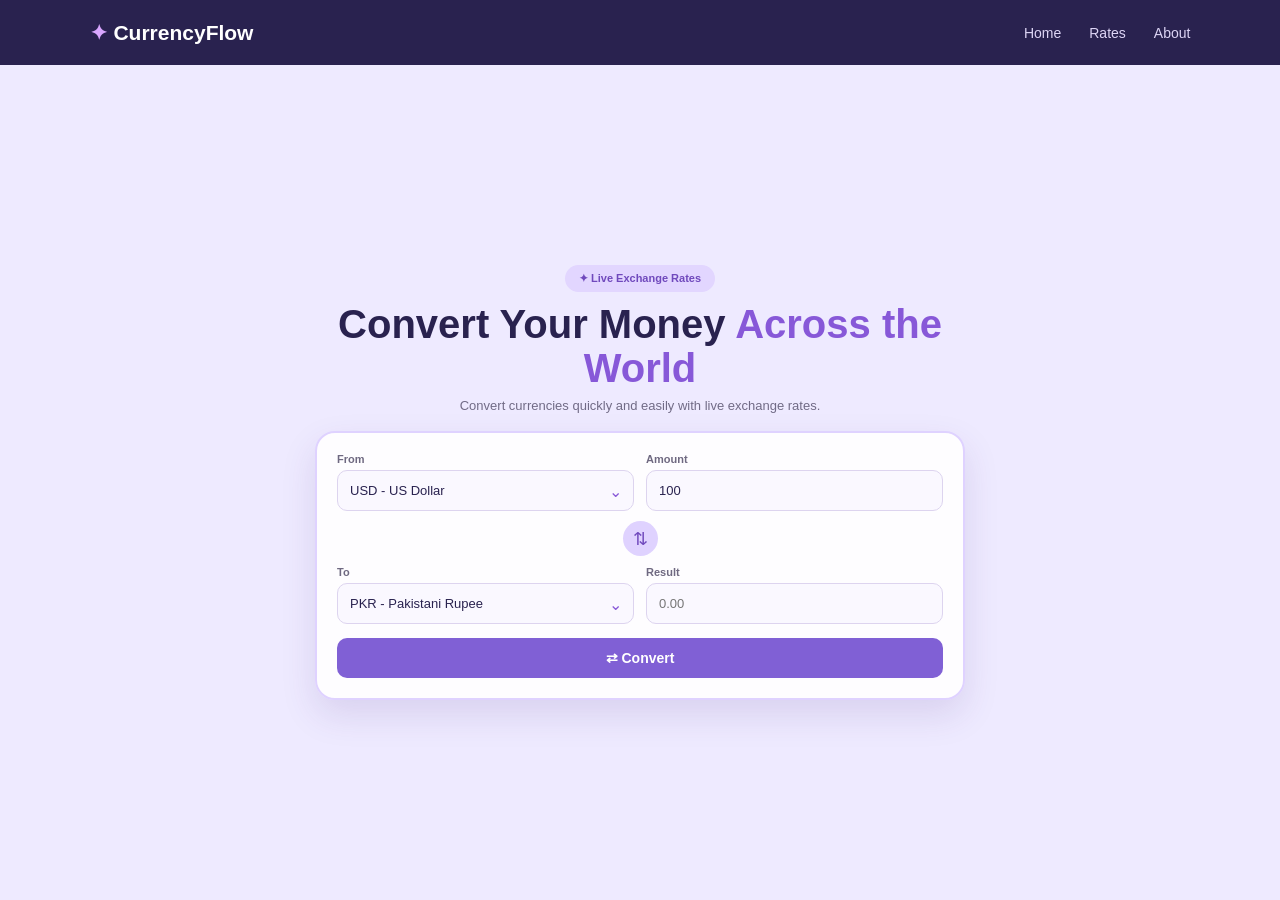
<file: index.html>
<!DOCTYPE html>
<html lang="en">
<head>
    <meta charset="UTF-8">
    <meta name="viewport" content="width=device-width, initial-scale=1.0">
    <title>Currency Converter</title>
    <link rel="stylesheet" href="style.css">
</head>
<body>
    <!-- Navbar -->
    <header class="navbar">
        <div class="logo">
            <span>✦</span> CurrencyFlow
        </div>
        <nav>
            <a href="index.html">Home</a>
            <a href="rates.html">Rates</a>
            <a href="about.html">About</a>
        </nav>
    </header>
    <!-- Hero Section -->
    <section class="hero">
        <div class="hero-content">
            <p class="small-title">✦ Live Exchange Rates</p>
            <h1>
                Convert Your Money
                <span>Across the World</span>
            </h1>
            <p class="description">
                Convert currencies quickly and easily with live exchange rates.
            </p>
            <!-- Converter Box -->
            <div class="converter-box">

                <!-- From Currency -->
                <div class="currency-row">

                    <div class="currency-field">
                        <label for="fromCurrency">From</label>
                        <div class="select-wrapper">
                            <select id="fromCurrency">
                               <option value="USD">USD - US Dollar</option>
            <option value="PKR">PKR - Pakistani Rupee</option>
            <option value="SAR">SAR - Saudi Riyal</option>
            <option value="AED">AED - UAE Dirham</option>
            <option value="GBP">GBP - British Pound</option>

                            </select>
                        </div>
                    </div>
                    <!-- Amount -->
                    <div class="amount-field">
                        <label for="amount">Amount</label>
                        <input type="number"id="amount"value="100" min="0">  
                    </div>
                </div>
                <!-- Swap Button -->
                <button class="swap-btn" id="swapBtn">
                    ⇅
                </button>
                <!-- To Currency -->
                <div class="currency-row">
                    <div class="currency-field">
                        <label for="toCurrency">To</label>
                        <div class="select-wrapper">
                            <select id="toCurrency">
                                <option value="PKR">PKR - Pakistani Rupee</option>
            <option value="USD">USD - US Dollar</option>
            <option value="SAR">SAR - Saudi Riyal</option>
            <option value="AED">AED - UAE Dirham</option>
            <option value="GBP">GBP - British Pound</option>

                            </select>
                        </div>
                    </div>
                    <!-- Result -->
                    <div class="amount-field">
                        <label for="result">Result</label>
                        <input
                            type="text" id="result" placeholder="0.00" readonly>
                    </div>
                </div>
                <!-- Convert Button -->
                <button class="convert-btn" id="convertBtn">
                    ⇄  Convert
                </button>
                </div>
    </section>


<script src="script.js"></script>
</body>
</html>
</file>
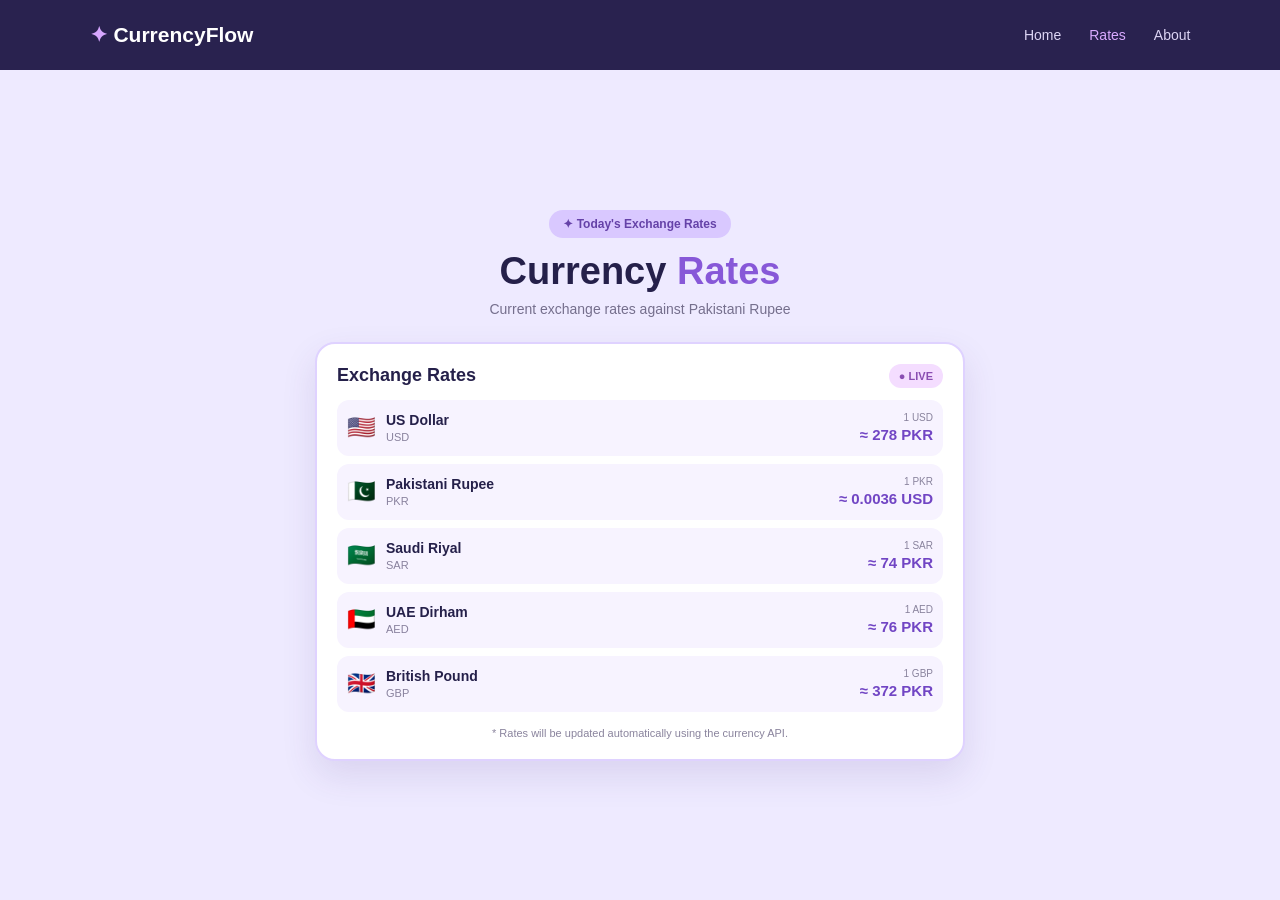
<file: rates.html>
<!DOCTYPE html>
<html lang="en">
<head>
    <meta charset="UTF-8">
    <meta name="viewport" content="width=device-width, initial-scale=1.0">

    <title>Currency Rates</title>

    <style>
        * {
            margin: 0;
            padding: 0;
            box-sizing: border-box;
        }

        body {
            font-family: Arial, sans-serif;
            background: #eeeaff;
            color: #25204a;
        }

        /* NAVBAR */
        .navbar {
            height: 70px;
            padding: 0 7%;

            display: flex;
            justify-content: space-between;
            align-items: center;

            background: #29224f;
            color: white;
        }

        .logo {
            font-size: 21px;
            font-weight: bold;
        }

        .logo span {
            color: #d7a7ff;
        }

        nav {
            display: flex;
            gap: 28px;
        }

        nav a {
            color: #ddd5f5;
            text-decoration: none;
            font-size: 14px;
        }

        nav a:hover,
        nav .active {
            color: #d9aaff;
        }


        /* MAIN */
        .rates-page {
            min-height: calc(100vh - 70px);

            display: flex;
            flex-direction: column;
            align-items: center;
            justify-content: center;

            padding: 30px 20px;
        }


        /* HEADING */
        .tag {
            background: #d9c8ff;
            color: #6542a8;

            padding: 7px 14px;
            border-radius: 20px;

            font-size: 12px;
            font-weight: bold;

            margin-bottom: 12px;
        }

        h1 {
            font-size: 38px;
            text-align: center;

            margin-bottom: 8px;
        }

        h1 span {
            color: #8758d8;
        }

        .subtitle {
            color: #756f8d;
            font-size: 14px;
            text-align: center;

            margin-bottom: 25px;
        }


        /* RATE CARD */
        .rate-card {
            width: 100%;
            max-width: 650px;

            background: #ffffff;

            border: 2px solid #dfd2ff;
            border-radius: 20px;

            padding: 20px;

            box-shadow: 0 15px 35px rgba(76, 48, 130, 0.12);
        }


        /* CARD TOP */
        .card-top {
            display: flex;
            justify-content: space-between;
            align-items: center;

            margin-bottom: 12px;
        }

        .card-top h2 {
            font-size: 18px;
        }

        .live {
            background: #f4ddff;
            color: #8a4eb2;

            padding: 6px 10px;
            border-radius: 15px;

            font-size: 11px;
            font-weight: bold;
        }


        /* RATE ROW */
        .rate {
            display: flex;
            justify-content: space-between;
            align-items: center;

            padding: 12px 10px;

            margin-top: 8px;

            background: #f7f3ff;

            border-radius: 12px;

          
        }
        .rate :hover{
            background-color: #726aaa;
            transform: scale(0.01);
        }

        .currency {
            display: flex;
            align-items: center;
            gap: 10px;
        }

        .flag {
            font-size: 23px;
        }

        .currency h3 {
            font-size: 14px;
        }

        .currency p {
            font-size: 11px;
            color: #88819d;

            margin-top: 3px;
        }

        .value {
            text-align: right;
        }

        .value small {
            display: block;

            color: #89839d;
            font-size: 10px;

            margin-bottom: 3px;
        }

        .value strong {
            color: #7145c4;
            font-size: 15px;
        }


        /* NOTE */
        .note {
            text-align: center;

            margin-top: 15px;

            color: #8a849d;
            font-size: 11px;
        }


        /* MOBILE */
        @media (max-width: 600px) {

            .navbar {
                padding: 0 20px;
            }

            nav {
                gap: 12px;
            }

            nav a {
                font-size: 12px;
            }

            h1 {
                font-size: 30px;
            }

            .rate-card {
                padding: 15px;
            }
        }
    </style>
</head>


<body>

    <!-- NAVBAR -->
    <header class="navbar">

        <div class="logo">
            <span>✦</span> CurrencyFlow
        </div>

        <nav>
            <a href="index.html">Home</a>
            <a href="rates.html" class="active">Rates</a>
            <a href="about.html">About</a>
        </nav>

    </header>


    <!-- RATES PAGE -->
    <main class="rates-page">

        <div class="tag">
            ✦ Today's Exchange Rates
        </div>

        <h1>
            Currency <span>Rates</span>
        </h1>

        <p class="subtitle">
            Current exchange rates against Pakistani Rupee
        </p>


        <!-- RATE CARD -->
        <div class="rate-card">

            <div class="card-top">
                <h2>Exchange Rates</h2>

                <span class="live">
                    ● LIVE
                </span>
            </div>


            <!-- USD -->
            <div class="rate">

                <div class="currency">
                    <div class="flag">🇺🇸</div>

                    <div>
                        <h3>US Dollar</h3>
                        <p>USD</p>
                    </div>
                </div>

                <div class="value">
                    <small>1 USD</small>
                    <strong>≈ 278 PKR</strong>
                </div>

            </div>


            <!-- PKR -->
            <div class="rate">

                <div class="currency">
                    <div class="flag">🇵🇰</div>

                    <div>
                        <h3>Pakistani Rupee</h3>
                        <p>PKR</p>
                    </div>
                </div>

                <div class="value">
                    <small>1 PKR</small>
                    <strong>≈ 0.0036 USD</strong>
                </div>

            </div>


            <!-- SAR -->
            <div class="rate">

                <div class="currency">
                    <div class="flag">🇸🇦</div>

                    <div>
                        <h3>Saudi Riyal</h3>
                        <p>SAR</p>
                    </div>
                </div>

                <div class="value">
                    <small>1 SAR</small>
                    <strong>≈ 74 PKR</strong>
                </div>

            </div>


            <!-- AED -->
            <div class="rate">

                <div class="currency">
                    <div class="flag">🇦🇪</div>

                    <div>
                        <h3>UAE Dirham</h3>
                        <p>AED</p>
                    </div>
                </div>

                <div class="value">
                    <small>1 AED</small>
                    <strong>≈ 76 PKR</strong>
                </div>

            </div>


            <!-- GBP -->
            <div class="rate">

                <div class="currency">
                    <div class="flag">🇬🇧</div>

                    <div>
                        <h3>British Pound</h3>
                        <p>GBP</p>
                    </div>
                </div>

                <div class="value">
                    <small>1 GBP</small>
                    <strong>≈ 372 PKR</strong>
                </div>

            </div>


            <p class="note">
                * Rates will be updated automatically using the currency API.
            </p>

        </div>

    </main>

</body>
</html>
</file>
<file: style.css>
* {
        margin: 0;
        padding: 0;
        box-sizing: border-box;
    }
    html,
    body {
        width: 100%;
        height: 100%;
        overflow: hidden;
    }
    body {
        font-family: Arial, sans-serif;
        color: #25204a;
        background: #eeeaff;
    }
.navbar {
        height: 65px;
        padding: 0 7%;
        display: flex;
        justify-content: space-between;
        align-items: center;

        background: #29224f;
        color: white;
    }
    .logo {
        font-size: 21px;
        font-weight: bold;
    }
    .logo span {
        color: #d9a7ff;
    }

    nav {
        display: flex;
        gap: 28px;
    }

    nav a {
        color: #ddd5f5;
        text-decoration: none;
        font-size: 14px;
    }

    nav a:hover,
    nav .active {
        color: #d9a7ff;
    }
    .hero {
        height: calc(100vh - 65px);
        display: flex;
        justify-content: center;
        align-items: center;
        padding: 20px;
    }
    .hero-content {
        width: 100%;
        max-width: 650px;
        text-align: center;
    }
    .small-title {
        display: inline-block;

        padding: 7px 14px;
        margin-bottom: 10px;

        border-radius: 20px;

        background: #e2d6ff;
        color: #7049bd;

        font-size: 11px;
        font-weight: bold;
    }
    .hero h1 {
        font-size: 40px;
        line-height: 1.1;

        margin-bottom: 8px;

        color: #29224f;
    }

    .hero h1 span {
        color: #8758d8;
    }

    .description {
        color: #716b86;
        font-size: 13px;

        margin-bottom: 18px;
    }
    .converter-box {
        width: 100%;

        padding: 20px;

        background: rgba(255, 255, 255, 0.92);

        border: 2px solid #dfd2ff;
        border-radius: 20px;

        box-shadow: 0 15px 35px rgba(76, 48, 130, 0.13);

        text-align: left;
    }
    .currency-row {
        display: flex;
        gap: 12px;
        align-items: end;

        margin-bottom: 10px;
    }

    .currency-field,
    .amount-field {
        flex: 1;
    }

    .currency-field label,
    .amount-field label {
        display: block;

        margin-bottom: 5px;

        color: #6f6981;
        font-size: 11px;
        font-weight: bold;
    }

    .select-wrapper {
        position: relative;
    }

    .select-wrapper select {
        width: 100%;

        padding: 12px 35px 12px 12px;

        border: 1px solid #ddd4ef;
        border-radius: 10px;

        background: #faf8ff;
        color: #29224f;

        font-size: 13px;

        outline: none;
        cursor: pointer;

        appearance: none;
    }
    .select-wrapper::after {
        content: "⌄";
        position: absolute;
        right: 12px;
        top: 50%;

        transform: translateY(-50%);

        color: #8758d8;
        pointer-events: none;
    }


    
    .amount-field input {
        width: 100%;

        padding: 12px;

        border: 1px solid #ddd4ef;
        border-radius: 10px;

        background: #faf8ff;
        color: #29224f;

        font-size: 13px;

        outline: none;
    }



    .swap-btn {
        display: block;

        width: 35px;
        height: 35px;

        margin: 0 auto 10px;

        border: none;
        border-radius: 50%;

        background: #dfd2ff;
        color: #7049bd;

        font-size: 18px;

        cursor: pointer;
    }


    
    .convert-btn {
        width: 100%;

        padding: 12px;

        margin-top: 4px;

        border: none;
        border-radius: 10px;

        background: #8060d5;
        color: white;

        font-size: 14px;
        font-weight: bold;

        cursor: pointer;
    }

    @media (max-width: 600px) {

        html,
        body {
            overflow: auto;
        }

        .navbar {
            padding: 0 20px;
        }

        nav {
            gap: 12px;
        }

        nav a {
            font-size: 12px;
        }

        .hero {
            min-height: calc(100vh - 65px);
            height: auto;
            padding: 25px 15px;
        }

        .hero h1 {
            font-size: 30px;
        }

        .currency-row {
            flex-direction: column;
            align-items: stretch;
        }
    }
</file>
